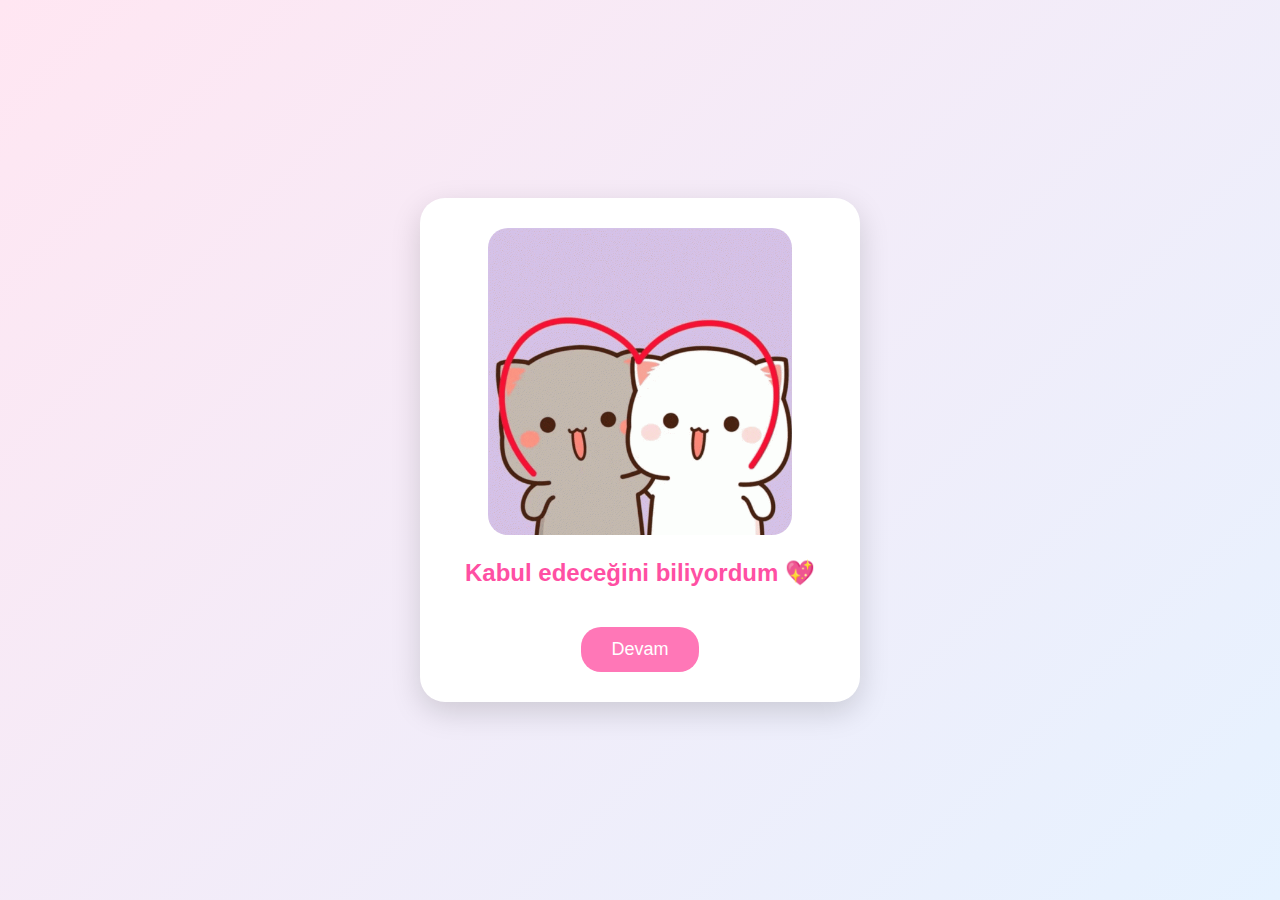
<file: ask-success/index.html>
<!DOCTYPE html>
<html lang="tr">
<head>
<meta charset="UTF-8">
<title>💖</title>
<meta name="viewport" content="width=device-width, initial-scale=1.0">
<link rel="stylesheet" href="style.css">
</head>
<body>

<div class="card">
  <img src="success.gif" class="gif">
  <h2>Kabul edeceğini biliyordum 💖</h2>
  <button onclick="goNext()">Devam</button>
</div>

<script src="script.js"></script>
</body>
</html>
</file>
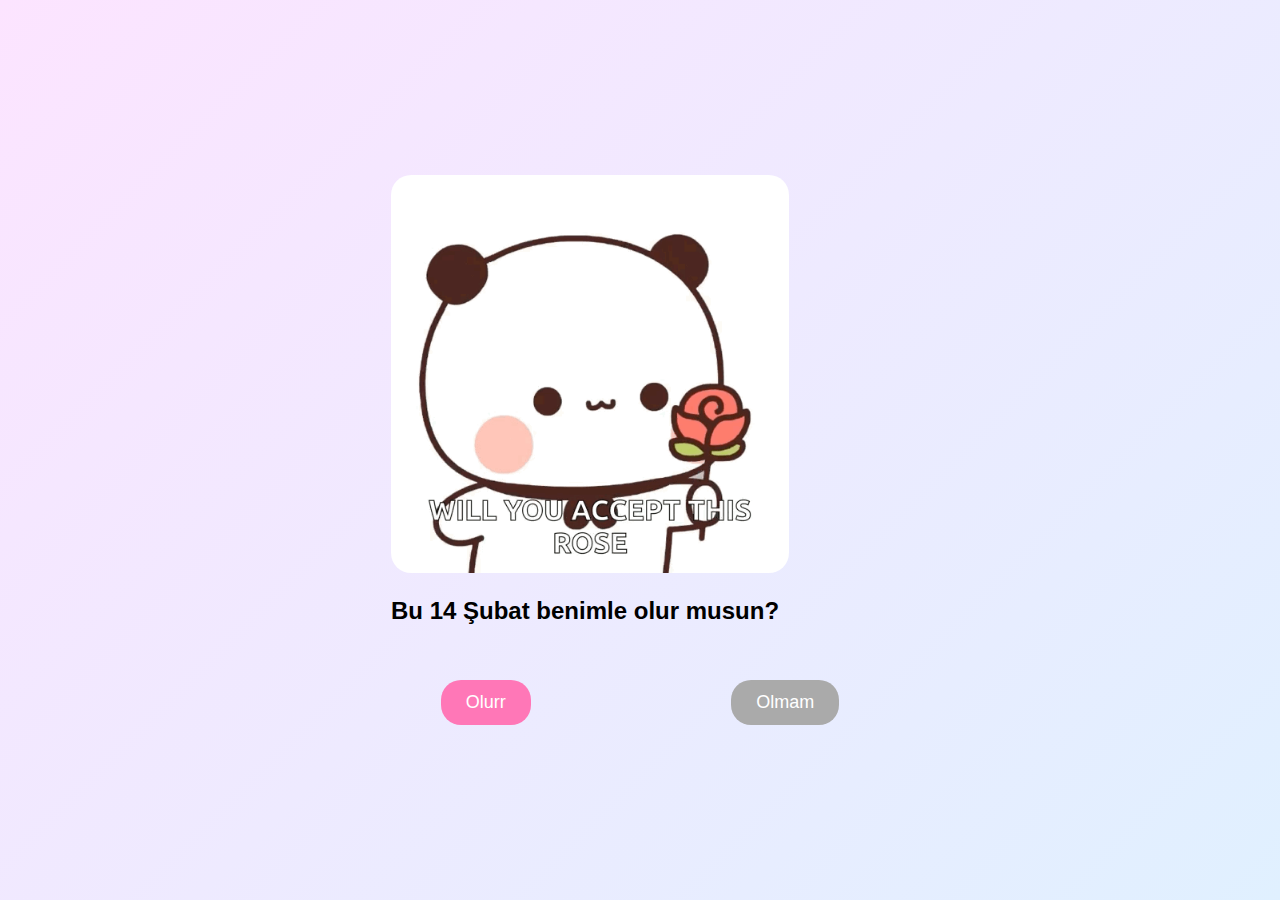
<file: ask/index.html>
<!DOCTYPE html>
<html lang="tr">
<head>
  <meta charset="UTF-8">
  <title>14 Şubat 💘</title>
  <meta name="viewport" content="width=device-width, initial-scale=1.0">
  <link rel="stylesheet" href="style.css">
</head>
<body>

  <div class="container fade-in">
    <img src="ask.gif" class="gif">

    <h2 id="question">Bu 14 Şubat benimle olur musun?</h2>

    <div class="buttons">
      <button id="yesBtn">Olurr</button>
      <button id="noBtn">Olmam</button>
    </div>
  </div>

  <script src="script.js"></script>
</body>
</html>
</file>
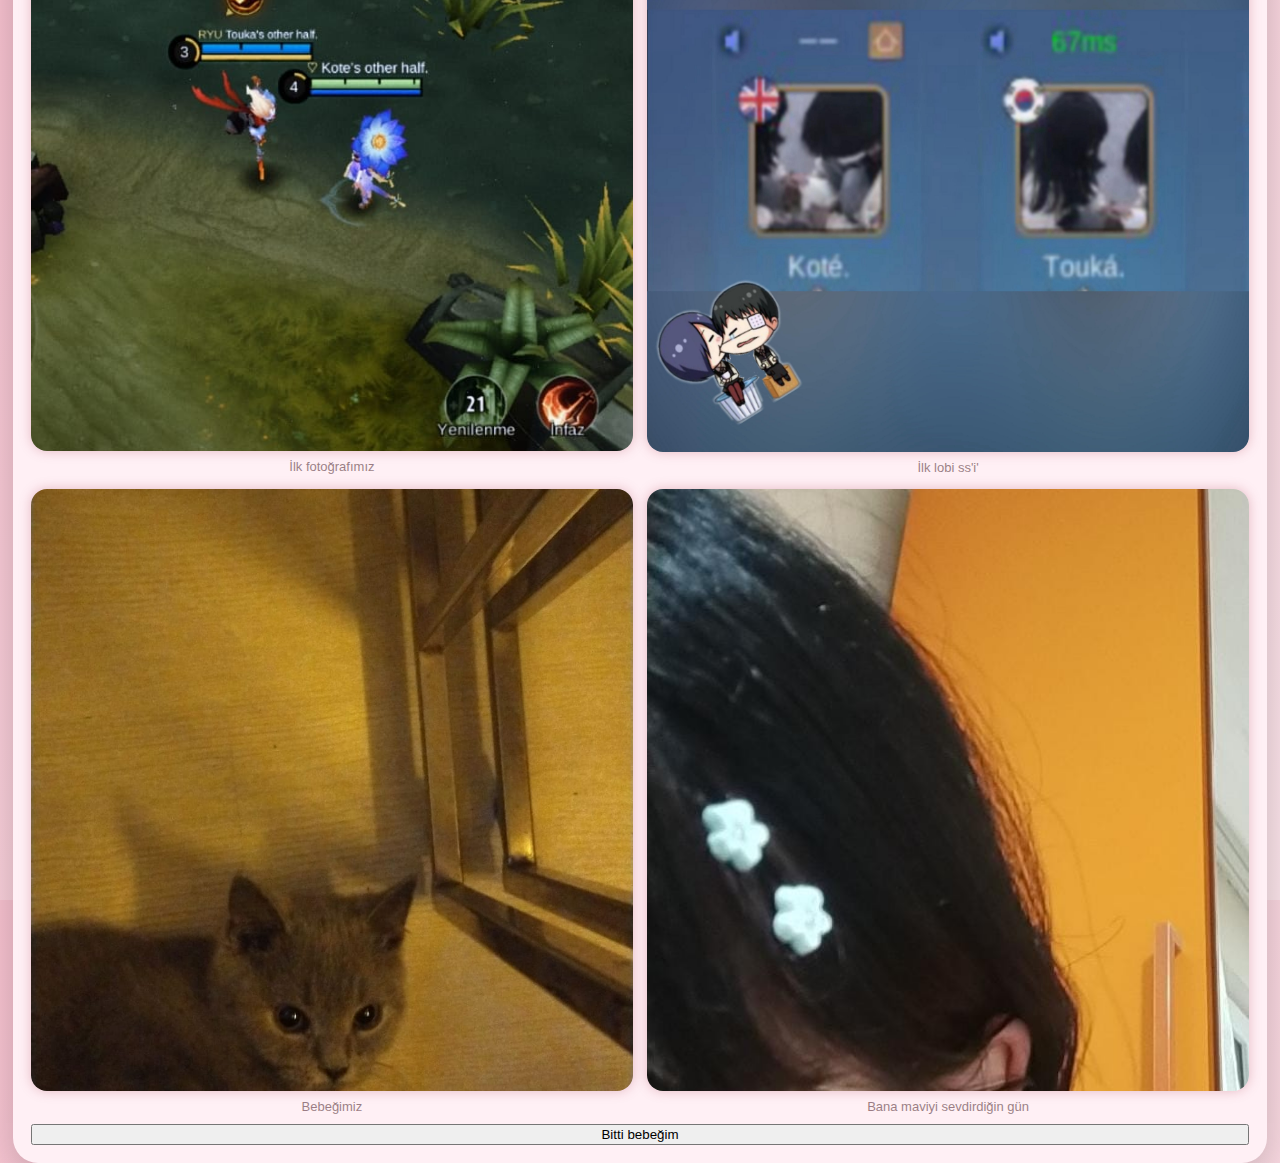
<file: gallery/index.html>
<!DOCTYPE html>
<html lang="tr">
<head>
  <meta charset="UTF-8">
  <title>Albüm</title>
  <link rel="stylesheet" href="style.css">
</head>
<body>

<div class="album-container fade-in">

  <div class="card-title">Anılarımız</div>
  <div class="ribbon"></div>

  <div class="photos">
    <div class="photo-box">
      <img src="1.jpg">
      <div class="caption">İlk fotoğrafımız</div>
    </div>

    <div class="photo-box">
      <img src="2.jpg">
      <div class="caption">İlk lobi ss'i'</div>
    </div>

    <div class="photo-box">
      <img src="3.jpg">
      <div class="caption">Bebeğimiz</div>
    </div>

    <div class="photo-box">
      <img src="4.jpg">
      <div class="caption">Bana maviyi sevdirdiğin gün</div>
    </div>
  </div>

  <button class="next-btn" onclick="nextPage()">Bitti bebeğim</button>

</div>

<script src="script.js"></script>
</body>
</html>
</file>
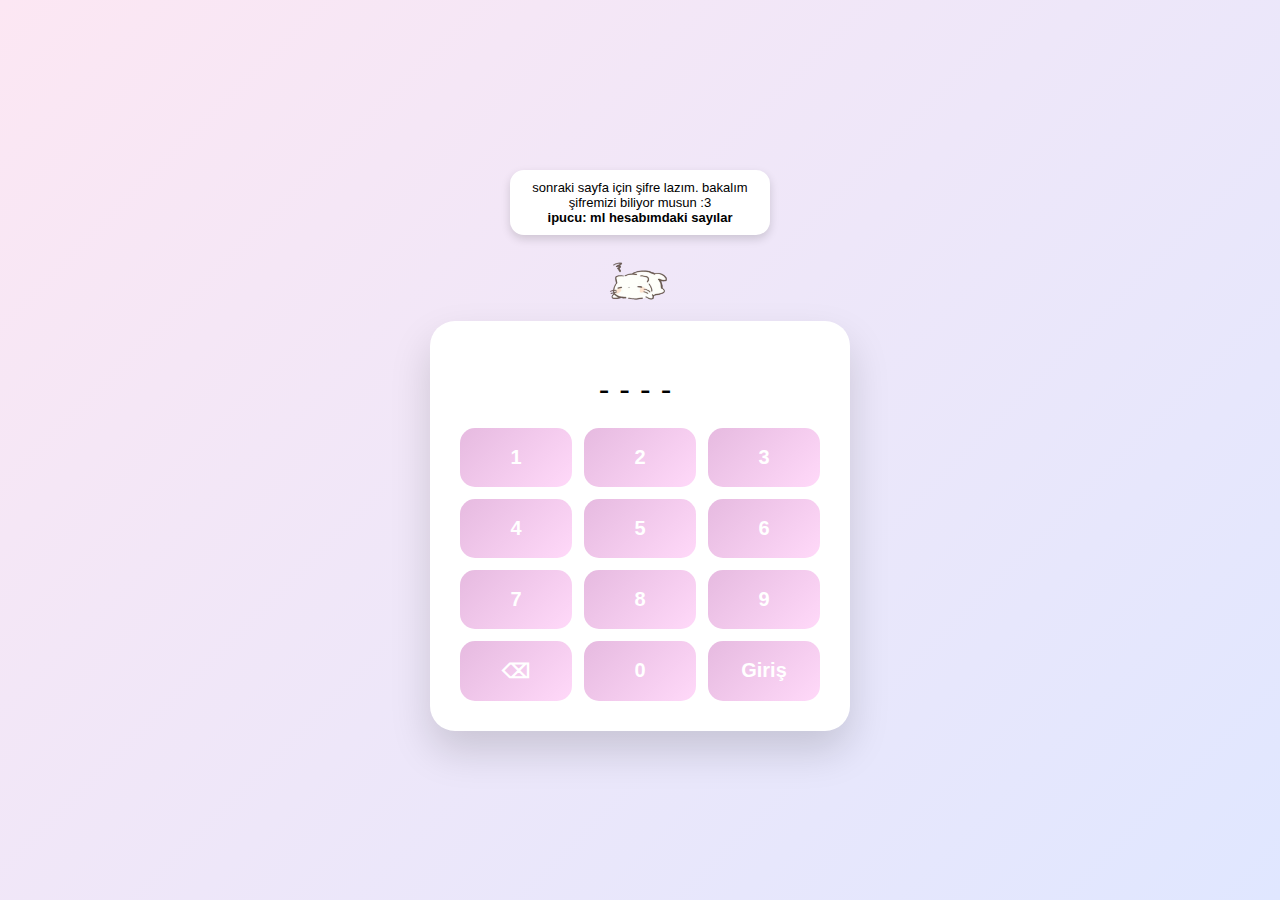
<file: giris/index.html>
<!DOCTYPE html>
<html lang="tr">
<head>
<meta charset="UTF-8">
<title>Giriş</title>
<meta name="viewport" content="width=device-width, initial-scale=1.0">
<link rel="stylesheet" href="style.css">
</head>
<body>

<div id="loginScreen" class="screen active">
  <div class="hint-area">
    <div class="speech">
      sonraki sayfa için şifre lazım.
      bakalım şifremizi biliyor musun :3  
      <br><b>ipucu: ml hesabımdaki sayılar</b>
    </div>
    <img src="thinking.png" class="think-img">
  </div>
  
  <div class="card">
    <h2></h2>
    <div id="dots" class="dots">----</div>

    <div class="keypad">
      <button onclick="pressNum(1)">1</button>
      <button onclick="pressNum(2)">2</button>
      <button onclick="pressNum(3)">3</button>

      <button onclick="pressNum(4)">4</button>
      <button onclick="pressNum(5)">5</button>
      <button onclick="pressNum(6)">6</button>

      <button onclick="pressNum(7)">7</button>
      <button onclick="pressNum(8)">8</button>
      <button onclick="pressNum(9)">9</button>

      <button onclick="delNum()">⌫</button>
      <button onclick="pressNum(0)">0</button>
      <button id="loginBtn" onclick="checkPass()">Giriş</button>
    </div>
  </div>
</div>

<div id="errorScreen" class="screen">
  <div class="card">
    <img src="images/wrong.gif" class="img">
    <h2>Yanlış oldu aşkım 🥺</h2>
    <button onclick="retry()">Tekrar dene</button>
  </div>
</div>

<div id="successScreen" class="screen">
  <div class="card">
    <img src="images/success.gif" class="img">
    <h2>Başardın bebeğim 💖</h2>
    <button onclick="goNext()">Devam</button>
  </div>
</div>

<script src="script.js"></script>
</body>
</html>
</file>
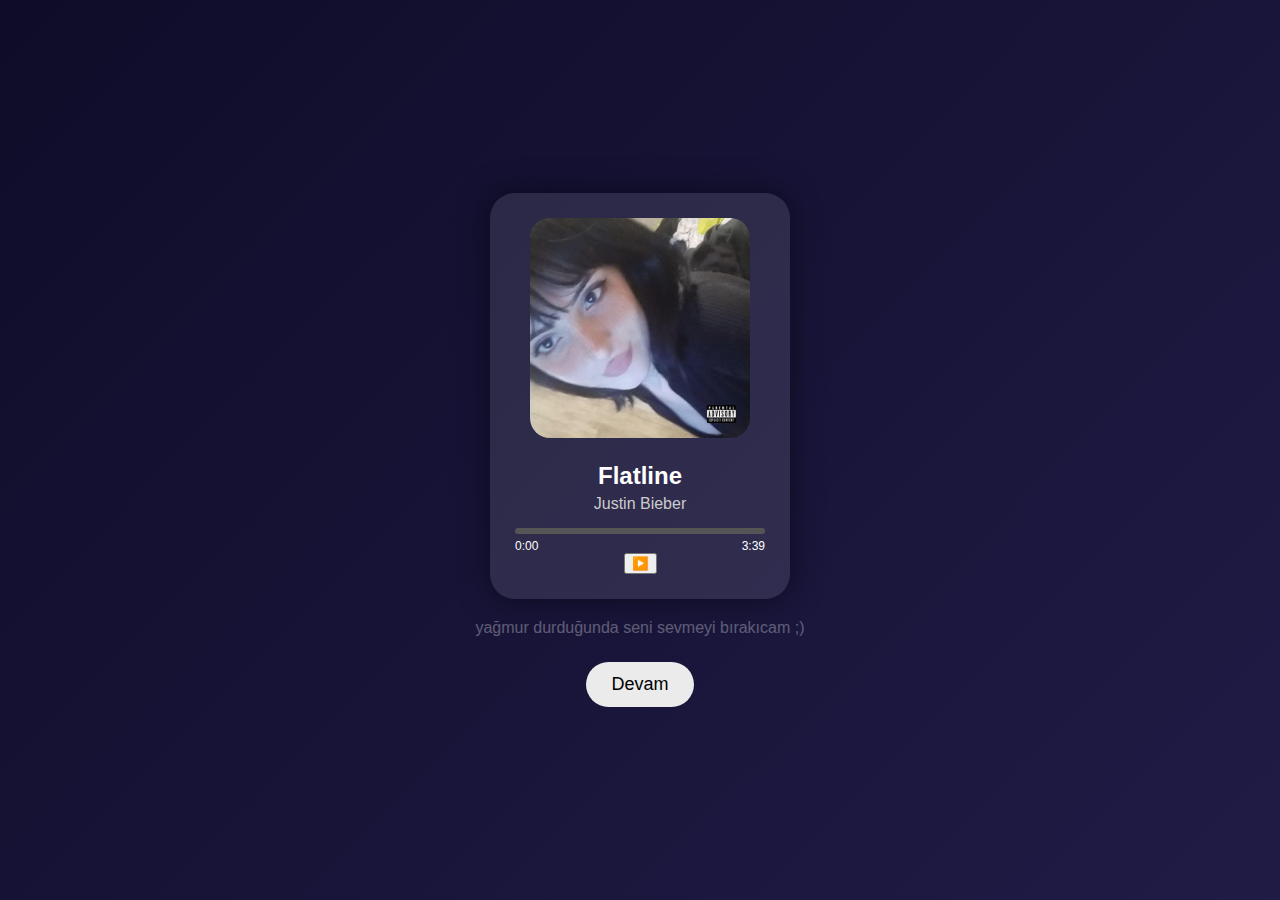
<file: music/index.html>
<!DOCTYPE html>
<html lang="tr">
<head>
<meta charset="UTF-8">
<meta name="viewport" content="width=device-width, initial-scale=1.0">
<title>Flatline</title>
<link rel="stylesheet" href="style.css">
</head>
<body>
  <div class="rain"></div>
  
<div class="player-card">

  <img src="cover.jpg" class="cover" alt="Die For You">

  <h2>Flatline</h2>
  <p>Justin Bieber</p>

  <audio id="audio" src="flatline.mp3"></audio>

  <div class="progress-container" onclick="setProgress(event)">
    <div class="progress" id="progress"></div>
  </div>

  <div class="time">
    <span id="current">0:00</span>
    <span id="duration">0:00</span>
  </div>

  <div class="controls">
    <button onclick="togglePlay()" id="playBtn">▶️</button>
  </div>

</div>

<div class="note">
  yağmur durduğunda seni sevmeyi bırakıcam ;)
</div>

<button class="continue-btn" onclick="goNext()">Devam</button>

<script src="script.js"></script>
</body>
</html>
</file>
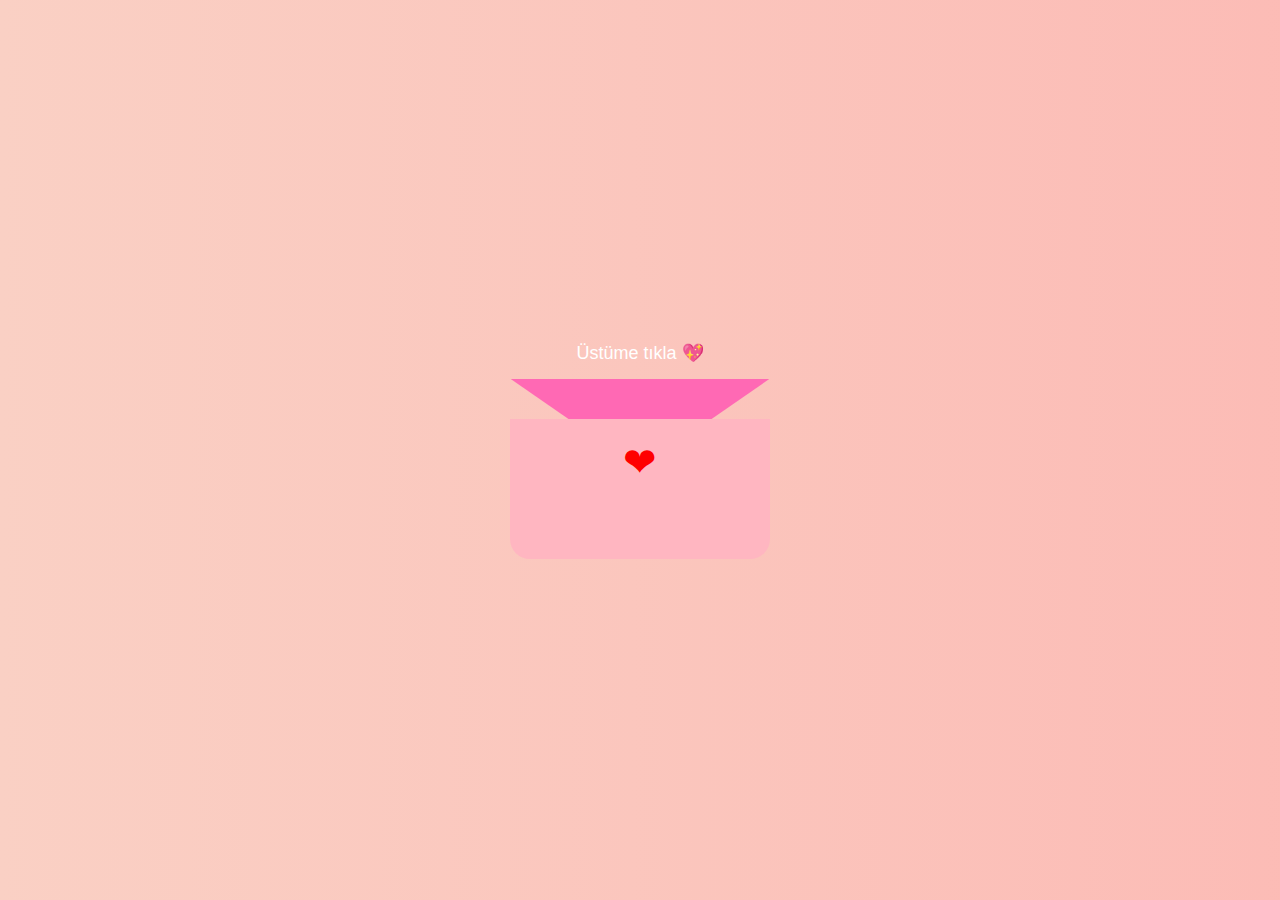
<file: note/index.html>
<!DOCTYPE html>
<html lang="tr">
<head>
<meta charset="UTF-8">
<meta name="viewport" content="width=device-width, initial-scale=1.0">
<title>Zarf</title>
<link rel="stylesheet" href="style.css">
</head>
<body>

<div class="hearts"></div>

<div class="envelope-container" onclick="openEnvelope()">
  <div class="text-top">Üstüme tıkla 💖</div>

  <div id="envelope" class="envelope">
    <div class="flap"></div>
    <div class="body"></div>
    <div class="heart">❤</div>
  </div>

  <div id="letter" class="letter">
    <p>
      Birtanem 💖<br><br>
      Seni tanıdığım geceyi unutamıyorum.  
      Gülüşünü unutamıyorum.  
      Bu gülüşe layık olabilmek için  
      bu siteyi sana armağan ediyorum ^^  
      Tadını çıkar..<br><br>
      Seni çok seviyorum, sonsuza kadar.. 💌
    </p>
  </div>

  <button id="continueBtn" class="continue-btn" onclick="goNext()">💌 Devam Et</button>
</div>

<script src="script.js"></script>
</body>
</html>
</file>
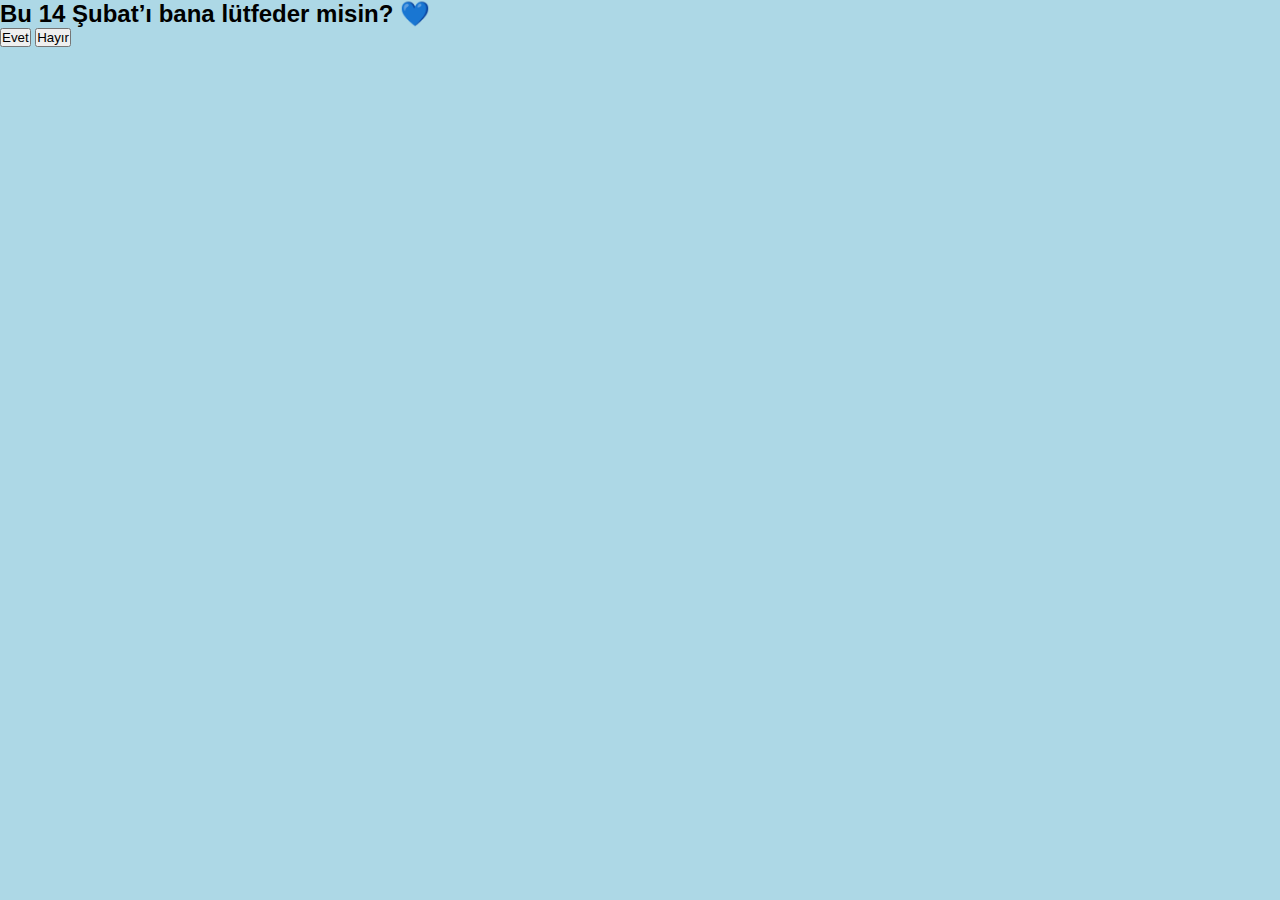
<file: question/index.html>
<!DOCTYPE html>
<html lang="tr">
<head>
<meta charset="UTF-8">
<title>Soru</title>
<link rel="stylesheet" href="../style.css">
</head>
<body class="bg">

<div class="screen">
  <h2>Bu 14 Şubat’ı bana lütfeder misin? 💙</h2>
  <button id="yesBtn" onclick="yes()">Evet</button>
  <button id="noBtn" onclick="no()">Hayır</button>
</div>

<script src="../script.js"></script>
</body>
</html>
</file>
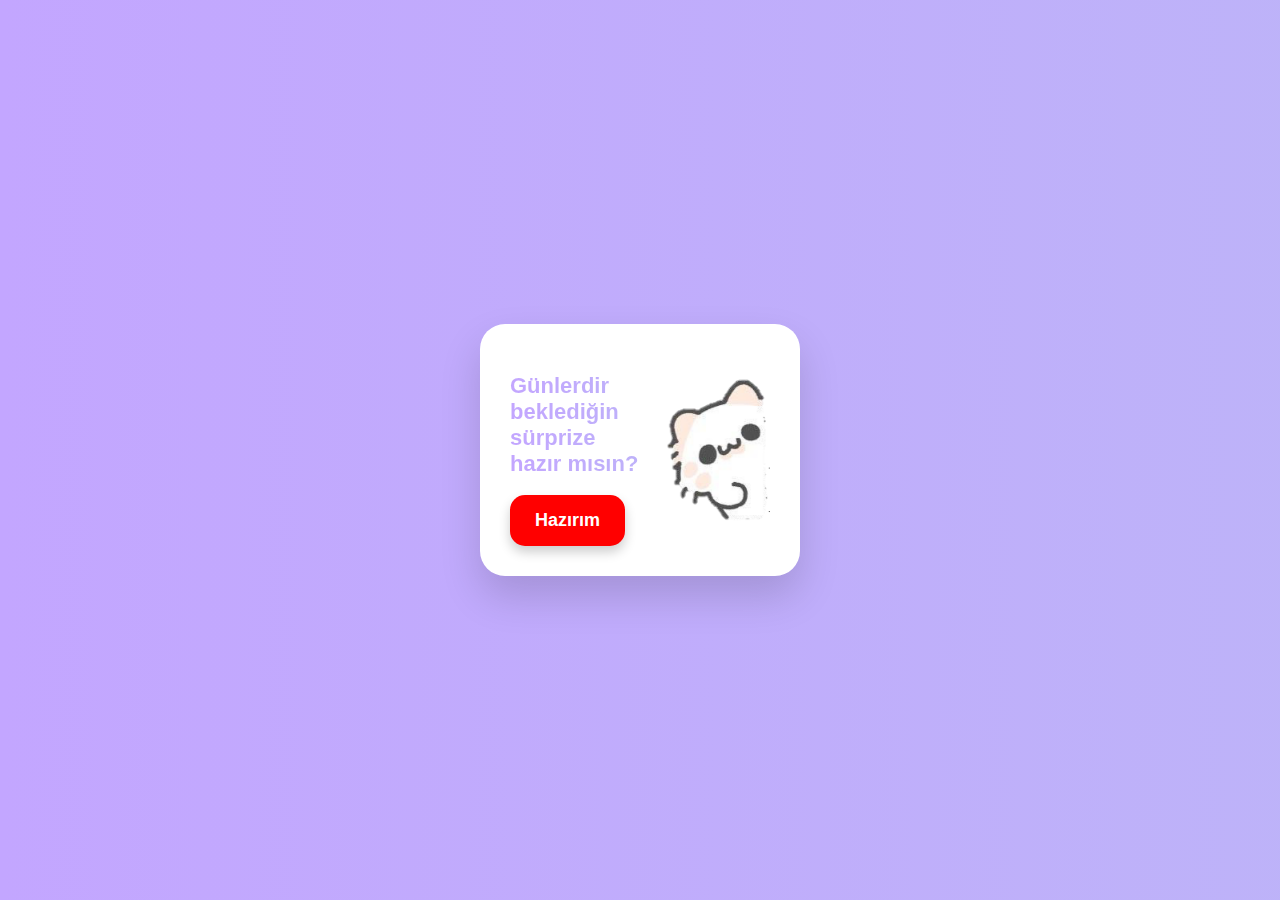
<file: ready/index.html>
<!DOCTYPE html>  
<html lang="tr">  
<head>  
<meta charset="UTF-8">  
<title>Hoşgeldin Aşkım</title>  
<meta name="viewport" content="width=device-width, initial-scale=1.0">  
<link rel="stylesheet" href="style.css?v=2">  
</head>  
<body>  
  
<div class="screen active">  
  <div class="card">  
  <div class="text">
  <h2>Günlerdir beklediğin sürprize hazır mısın?</h2>
  <button class="red-btn" onclick="goLogin()">Hazırım</button>
</div>
  
  <img src="welcome.png" class="img">  
</div>  
</div>  
  
<script src="script.js"></script>  
</body>  
</html>
</file>
<file: ask-success/style.css>
body{
  margin:0;
  height:100vh;
  display:flex;
  justify-content:center;
  align-items:center;
  background:linear-gradient(135deg,#ffe6f2,#e6f2ff);
  font-family:sans-serif;
}

.card{
  background:white;
  padding:30px;
  border-radius:25px;
  text-align:center;
  width:85%;
  max-width:380px;
  box-shadow:0 10px 30px rgba(0,0,0,0.15);
  animation: pop 0.6s ease;
}

@keyframes pop{
  from{transform:scale(0.7);opacity:0}
  to{transform:scale(1);opacity:1}
}

.gif{
  width:80%;
  border-radius:20px;
}

h2{
  color:#ff4fa3;
}

button{
  margin-top:20px;
  padding:12px 30px;
  border:none;
  border-radius:20px;
  background:#ff77b7;
  color:white;
  font-size:18px;
  cursor:pointer;
}
</file>
<file: ask/style.css>
body{
  margin:0;
  height:100vh;
  display:flex;
  justify-content:center;
  align-items:center;
  background:linear-gradient(135deg,#fce4ff,#e0f0ff);
  font-family:sans-serif;
}

.card{
  background:white;
  padding:30px;
  border-radius:25px;
  text-align:center;
  width:85%;
  max-width:380px;
  box-shadow:0 10px 30px rgba(0,0,0,0.1);
}

.gif{
  width:80%;
  border-radius:20px;
}

.buttons{
  margin-top:20px;
  position:relative;
  height:80px;
}

button{
  padding:12px 25px;
  border:none;
  border-radius:20px;
  font-size:18px;
  cursor:pointer;
  transition:0.2s;
}

#yesBtn{
  background:#ff77b7;
  color:white;
  position:absolute;
  left:10%;
  bottom:0;
}

#noBtn{
  background:#aaa;
  color:white;
  position:absolute;
  right:10%;
  bottom:0;
}
</file>
<file: gallery/style.css>
*{
  box-sizing:border-box;
}

body{
  margin:0;
  background:linear-gradient(135deg,#f7c1cf,#fbe4ea);
  font-family:"Segoe UI",sans-serif;
  color:#4a1f2a;
  display:flex;
  justify-content:center;
  align-items:center;
  height:100vh;
}

/* ANA KART */
.album-container{
  width: 98vw;          
  max-width: none;    
  background: #fff0f5;
  border-radius: 25px;
  box-shadow: 0 15px 40px rgba(0,0,0,0.2);

  display:flex;
  flex-direction:column;
  align-items:stretch;
  padding:18px;
  gap:10px;

  animation: fadeIn 0.8s ease;
}

/* FADE */
.fade-in{
  animation:fadeIn 1s ease;
}

@keyframes fadeIn{
  from{opacity:0; transform:translateY(15px);}
  to{opacity:1; transform:translateY(0);}
}

/* BAŞLIK */
.card-title{
  text-align:center;
  font-size:22px;
  padding:10px;
  background:rgba(255,255,255,0.6);
  border-radius:15px;
  color:#7a2f40;
}

/* ŞERİT */
.ribbon{
  height:6px;
  background:linear-gradient(to right,#d8899c,#f2b6c4);
  border-radius:10px;
  margin:10px 0 12px;
}

/* FOTO GRID */
.photos{
  display:grid;
  grid-template-columns:1fr 1fr;
  gap:14px;
}

/* FOTO */
.photo-box img{
  width:100%;
  aspect-ratio:1/1;
  object-fit:cover;
  border-radius:16px;
  box-shadow:0 0 12px rgba(180,80,100,0.35);
}

/* NOT */
.caption{
  font-size:13px;
  text-align:center;
  margin-top:4px;
  opacity:0.55;
}

/* SAYAÇ */
.counter{
  text-align:center;
  font-size:18px;
  margin-top:12px;
  color:#7a2f40;
  font-weight:bold;
}
</file>
<file: giris/style.css>
* {
  box-sizing: border-box;
  font-family: "Segoe UI", sans-serif;
}

body {
  margin: 0;
  background: linear-gradient(135deg,#fce7f3,#e0e7ff);
}

.screen {
  display: none;
  height: 100vh;
  justify-content: center;
  align-items: center;
}

.screen.active {
  display: flex;
  flex-direction: column;
}

.card {
  background: white;
  width: 90%;
  max-width: 420px;
  padding: 30px;
  border-radius: 25px;
  box-shadow: 0 20px 40px rgba(0,0,0,0.15);
  text-align: center;
}

.dots {
  font-size: 32px;
  letter-spacing: 10px;
  margin: 20px 0;
}

.keypad {
  display: grid;
  grid-template-columns: repeat(3,1fr);
  gap: 12px;
}

.keypad button {
  padding: 18px;
  border: none;
  border-radius: 15px;
  font-size: 20px;
  background: linear-gradient(135deg,#E6BAE0,#FFD9F9);
  color: white;
  font-weight: bold;
}

.img {
  width: 160px;
  margin-bottom: 15px;
}

.hint-area{
  display:flex;
  flex-direction:column;
  align-items:center;
  margin-bottom:10px;
}

.think-img{
  width:70px;
  margin-top:6px;
}

.speech{
  background:white;
  padding:10px 14px;
  border-radius:14px;
  font-size:13px;
  max-width:260px;
  text-align:center;
  box-shadow:0 4px 10px rgba(0,0,0,0.15);
  position:relative;
}

/* konuşma kuyruğu */
.speech::after{
  content:"";
  position:absolute;
  bottom:-8px;
  left:50%;
  transform:translateX(-50%);
  border-width:8px;
  border-style:solid;
  border-color:white transparent transparent transparent;
}
</file>
<file: music/style.css>
*{
  box-sizing:border-box;
  font-family:"Segoe UI",sans-serif;
  -webkit-tap-highlight-color: transparent;
}

body{
  margin:0;
  height:100vh;
  background:linear-gradient(135deg,#0f0c29,#302b63,#24243e);
  background-size:400% 400%;
  animation: slowGradient 60s ease infinite;
  display:flex;
  flex-direction:column;
  justify-content:center;
  align-items:center;
  color:white;
  position:relative;
  overflow:hidden;
}

/* OVERLAY */
#overlay{
  position:fixed;
  inset:0;
  background:rgba(0,0,0,0.5);
  color:white;
  display:flex;
  justify-content:center;
  align-items:center;
  font-size:22px;
  z-index:100;
  animation:pulse 2s infinite;
}

/* BLUR BAŞLANGIÇ */
body.blur .player-card,
body.blur .continue-btn,
body.blur .note{
  filter: blur(6px);
  opacity:0.4;
}

/* PLAYER */
.player-card{
  background:rgba(255,255,255,0.1);
  border-radius:25px;
  padding:25px;
  width:300px;
  text-align:center;
  box-shadow:0 0 30px rgba(0,0,0,0.5);
}

.cover{
  width:220px;
  border-radius:20px;
  margin-bottom:15px;
}

h2{
  margin:5px 0;
}

p{
  margin:0 0 15px;
  color:#ccc;
}

.progress-container{
  width:100%;
  height:6px;
  background:#555;
  border-radius:5px;
  cursor:pointer;
}

.progress{
  height:100%;
  width:0%;
  background:#ebebeb;
  border-radius:5px;
}

.time{
  display:flex;
  justify-content:space-between;
  font-size:12px;
  margin-top:5px;
}

.note{
  margin-top:20px;
  text-align:center;
  font-size:16px;
  opacity:0.3;
}

.continue-btn{
  margin-top:25px;
  padding:12px 25px;
  font-size:18px;
  border:none;
  border-radius:25px;
  background:#ebebeb;
  color:#000001;
  cursor:pointer;
  animation:pulse 4.5s infinite;
}

/* YAĞMUR */
.rain span{
  position:absolute;
  top:-20px;
  width:2px;
  height:15px;
  background:rgba(255,255,255,0.4);
  animation: rainFall linear infinite;
}

@keyframes rainFall{
  to{ transform: translateY(110vh); }
}

@keyframes slowGradient {
  0% {background-position:0% 50%;}
  50% {background-position:100% 50%;}
  100% {background-position:0% 50%;}
}

@keyframes pulse{
  0%{transform:scale(1)}
  50%{transform:scale(1.1)}
  100%{transform:scale(1)}
}
</file>
<file: note/style.css>
*{
  box-sizing:border-box;
  font-family:"Segoe UI",sans-serif;
}

body{
  margin:0;
  height:100vh;
  overflow:hidden;
  background:linear-gradient(270deg,#ff5f6d,#ffc371,#ff9a9e,#fad0c4);
  background-size:800% 800%;
  animation:bgFlow 20s ease infinite;
  display:flex;
  justify-content:center;
  align-items:center;
}

@keyframes bgFlow{
  0%{background-position:0% 50%}
  50%{background-position:100% 50%}
  100%{background-position:0% 50%}
}

/* 💌 yağmur */
.hearts span{
  position:absolute;
  top:-20px;
  font-size:20px;
  animation:fall linear infinite;
}

@keyframes fall{
  to{
    transform:translateY(110vh);
  }
}

.envelope-container{
  text-align:center;
  position:relative;
}

.text-top{
  color:white;
  margin-bottom:15px;
  font-size:18px;
}

.envelope{
  width:260px;
  height:180px;
  position:relative;
  cursor:pointer;
}

.body{
  position:absolute;
  bottom:0;
  width:100%;
  height:140px;
  background:#ffb6c1;
  border-radius:0 0 20px 20px;
}

.flap{
  position:absolute;
  top:0;
  width:100%;
  height:100%;
  background:#ff69b4;
  clip-path:polygon(0 0,100% 0,50% 50%);
  transform-origin:top;
  transition:0.8s;
}

.heart{
  position:absolute;
  top:60px;
  left:50%;
  transform:translateX(-50%);
  font-size:40px;
  color:red;
}

.letter{
  position:absolute;
  top:30px;
  left:50%;
  transform:translateX(-50%) translateY(50px);
  width:260px;
  background:white;
  padding:20px;
  border-radius:15px;
  opacity:0;
  transition:1s;
  box-shadow:0 10px 25px rgba(0,0,0,0.3);
}

/* açık hali */
.envelope.open .flap{
  transform:rotateX(180deg);
}

.letter.show{
  transform:translateX(-50%) translateY(-120px);
  opacity:1;
}

.continue-btn{
  margin-top:20px;
  padding:12px 25px;
  font-size:18px;
  border:none;
  border-radius:25px;
  background:#ff69b4;
  color:white;
  cursor:pointer;
  display:none;
  animation:pulse 1.5s infinite;
}

@keyframes pulse{
  0%{transform:scale(1)}
  50%{transform:scale(1.1)}
  100%{transform:scale(1)}
}
</file>
<file: style.css>
* {
  margin: 0;
  padding: 0;
  box-sizing: border-box;
  font-family: "Segoe UI", sans-serif;

  -webkit-tap-highlight-color: transparent; /* mavi efekti kapatır */
}

body {
  width: 100vw;
  height: 100vh;
  background: #add8e6; /* açık mavi */
  overflow: hidden;
}

/* Blurlu katman */
.overlay {
  width: 100%;
  height: 100%;
  backdrop-filter: blur(12px);
  background: rgba(173, 216, 230, 0.6);

  display: flex;
  justify-content: center;
  align-items: center;

  cursor: pointer;

  transition: opacity 0.8s ease;
}

/* Yazı */
.text {
  text-align: center;
  opacity: 0;
  animation: fadeIn 2.5s ease forwards;
}

h1 {
  font-size: 32px;
  margin-bottom: 10px;
}

p {
  font-size: 16px;
  opacity: 0.8;
}

/* Yazı yavaşça gelsin */
@keyframes fadeIn {
  from {
    opacity: 0;
    transform: translateY(10px);
  }
  to {
    opacity: 0.8;
    transform: translateY(0);
  }
}

/* Sayfa giderken */
.overlay.fade-out {
  opacity: 0;
}
</file>
<file: ready/style.css>
* {  
  box-sizing: border-box;  
  font-family: "Segoe UI", sans-serif;  
}  
  
body {  
  margin: 0;  
  height: 100vh;  
  
  background: linear-gradient(270deg, #add8e6, #c3a6ff);  
  background-size: 400% 400%;  
  
  display: flex;  
  justify-content: center;  
  align-items: center;  
  
  animation: bgMove 4s ease infinite;  
}  
  
@keyframes bgMove {  
  0%   { background-position: 0% 50%; }  
  50%  { background-position: 100% 50%; }  
  100% { background-position: 0% 50%; }  
}  
  
.card {  
  background: white;  
  width: 65%;  
  max-width: 320px;  
  padding: 30px;  
  border-radius: 25px;  
  box-shadow: 0 20px 40px rgba(0,0,0,0.15);  
  
  display: flex;              /* YAN YANA */  
  align-items: center;        /* dikey ortala */  
  justify-content: space-between;  
  gap: 0px;                  /* aradaki boşluk */  
}  
  
.img {  
  width: 120px;  
}  
  
.red-btn {
  background-color: red;
  color: white;
  border: none;
  padding: 15px 25px;
  font-size: 18px;
  font-weight: bold;
  border-radius: 15px;
  cursor: pointer;

  transition: transform 0.15s ease, box-shadow 0.15s ease;
  box-shadow: 0 6px 12px rgba(0,0,0,0.2);

  -webkit-tap-highlight-color: transparent;
  outline: none;
}

/* mouse ile üstüne gelince */
.red-btn:hover {
  box-shadow: 0 8px 16px rgba(0,0,0,0.25);
}

/* basılıyken (mobil + pc) */
.red-btn:active {
  transform: scale(0.94);
  box-shadow: 0 3px 6px rgba(0,0,0,0.25);
  background-color: darkred;
}
  
.screen {  
  width: 100%;  
  display: flex;  
  justify-content: center;  
  align-items: center;  
}  
  
h2 {  
  font-size: 22px;  
  font-weight: bold;  
  
  background: linear-gradient(270deg, #add8e6, #c3a6ff);  
  background-size: 400% 400%;  
  
  -webkit-background-clip: text;  
  -webkit-text-fill-color: transparent;  
  
  animation: gradientMove 4s ease infinite;  
}  
  
@keyframes gradientMove {  
  0% { background-position: 0% 50%; }  
  50% { background-position: 100% 50%; }  
  100% { background-position: 0% 50%; }  
}
</file>
